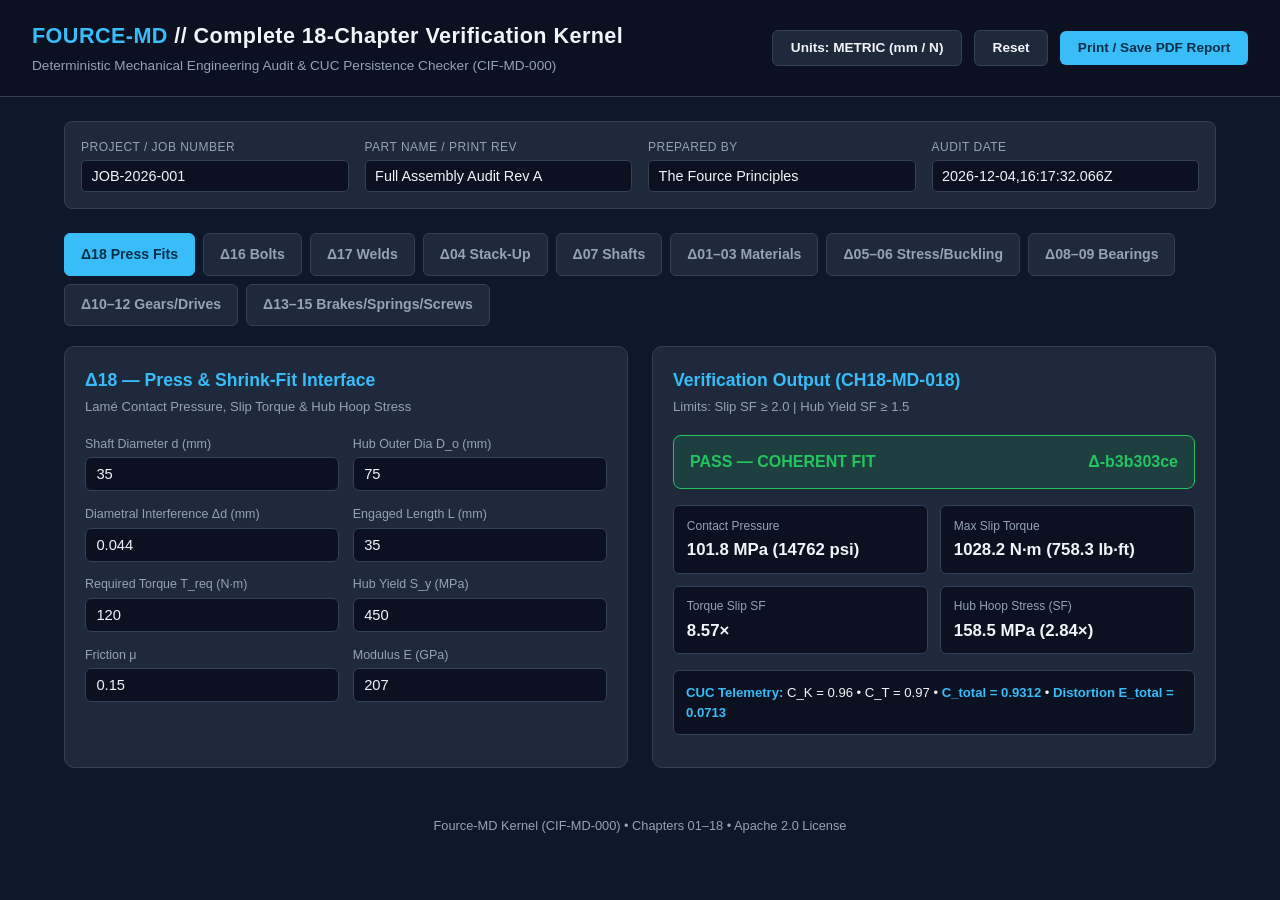
<file: docs/index.html>
<!DOCTYPE html>
<html lang="en">
<head>
  <meta charset="UTF-8" />
  <meta name="viewport" content="width=device-width, initial-scale=1.0" />
  <title>Fource-MD | Complete 18-Chapter Mechanical Verification Kernel (CIF-MD-000)</title>
  <link rel="stylesheet" href="style.css" />
</head>
<body>

<header>
  <div>
    <h1><span>FOURCE-MD</span> // Complete 18-Chapter Verification Kernel</h1>
    <p>Deterministic Mechanical Engineering Audit &amp; CUC Persistence Checker (CIF-MD-000)</p>
  </div>
  <div class="actions">
    <button class="secondary" id="unit_btn" onclick="toggleUnits()">Units: METRIC (mm / N)</button>
    <button class="secondary" onclick="location.reload()">Reset</button>
    <button onclick="window.print()">Print / Save PDF Report</button>
  </div>
</header>

<div class="container">
  <div class="meta-bar">
    <div><label>Project / Job Number</label><input type="text" id="job_id" value="JOB-2026-001" /></div>
    <div><label>Part Name / Print Rev</label><input type="text" id="part_name" value="Full Assembly Audit Rev A" /></div>
    <div><label>Prepared By</label><input type="text" id="engineer_name" value="The Fource Principles" /></div>
    <div><label>Audit Date</label><input type="text" id="audit_date" /></div>
  </div>

  <div class="tabs">
    <div class="tab active" onclick="switchTab('pressfit', this)">Δ18 Press Fits</div>
    <div class="tab" onclick="switchTab('bolts', this)">Δ16 Bolts</div>
    <div class="tab" onclick="switchTab('welds', this)">Δ17 Welds</div>
    <div class="tab" onclick="switchTab('stackup', this)">Δ04 Stack-Up</div>
    <div class="tab" onclick="switchTab('shaft', this)">Δ07 Shafts</div>
    <div class="tab" onclick="switchTab('foundations', this)">Δ01–03 Materials</div>
    <div class="tab" onclick="switchTab('stress', this)">Δ05–06 Stress/Buckling</div>
    <div class="tab" onclick="switchTab('bearings', this)">Δ08–09 Bearings</div>
    <div class="tab" onclick="switchTab('gears', this)">Δ10–12 Gears/Drives</div>
    <div class="tab" onclick="switchTab('actuators', this)">Δ13–15 Brakes/Springs/Screws</div>
  </div>

  <div id="panels-root"></div>
</div>

<footer>
  Fource-MD Kernel (CIF-MD-000) &bull; Chapters 01–18 &bull; Apache 2.0 License
</footer>

<script src="panels.js"></script>
<script src="panels_extra.js"></script>
<script src="app.js"></script>
<script src="app_extra.js"></script>
</body>
</html>
</file>
<file: docs/style.css>
:root {
  --bg: #0f172a;
  --surface: #1e293b;
  --surface-alt: #0b1120;
  --border: #334155;
  --text: #f1f5f9;
  --muted: #94a3b8;
  --accent: #38bdf8;
  --pass: #22c55e;
  --pass-bg: rgba(34, 197, 94, 0.14);
  --fail: #ef4444;
  --fail-bg: rgba(239, 68, 68, 0.14);
}
* { box-sizing: border-box; }
body {
  margin: 0;
  font-family: -apple-system, BlinkMacSystemFont, "Segoe UI", Roboto, sans-serif;
  background: var(--bg);
  color: var(--text);
  line-height: 1.5;
}
header {
  background: var(--surface-alt);
  border-bottom: 1px solid var(--border);
  padding: 1.25rem 2rem;
  display: flex;
  flex-wrap: wrap;
  justify-content: space-between;
  align-items: center;
  gap: 1rem;
}
header h1 { margin: 0; font-size: 1.35rem; letter-spacing: 0.02em; }
header h1 span { color: var(--accent); }
header p { margin: 0.2rem 0 0; font-size: 0.85rem; color: var(--muted); }
.actions { display: flex; gap: 0.75rem; align-items: center; }
button {
  background: var(--accent);
  color: #082f49;
  border: none;
  padding: 0.6rem 1.1rem;
  border-radius: 6px;
  font-weight: 700;
  font-size: 0.85rem;
  cursor: pointer;
}
button:hover { opacity: 0.9; }
button.secondary {
  background: var(--surface);
  color: var(--text);
  border: 1px solid var(--border);
}
.container { max-width: 1200px; margin: 0 auto; padding: 1.5rem; }
.meta-bar {
  display: grid;
  grid-template-columns: repeat(auto-fit, minmax(220px, 1fr));
  gap: 1rem;
  background: var(--surface);
  border: 1px solid var(--border);
  border-radius: 8px;
  padding: 1rem;
  margin-bottom: 1.5rem;
}
.meta-bar label {
  display: block;
  font-size: 0.75rem;
  color: var(--muted);
  margin-bottom: 0.25rem;
  text-transform: uppercase;
  letter-spacing: 0.04em;
}
.meta-bar input {
  width: 100%;
  background: var(--surface-alt);
  border: 1px solid var(--border);
  color: var(--text);
  padding: 0.45rem 0.6rem;
  border-radius: 5px;
  font-size: 0.9rem;
}
.tabs { display: flex; flex-wrap: wrap; gap: 0.5rem; margin-bottom: 1.25rem; }
.tab {
  background: var(--surface);
  color: var(--muted);
  border: 1px solid var(--border);
  padding: 0.6rem 1rem;
  border-radius: 6px;
  cursor: pointer;
  font-weight: 600;
  font-size: 0.88rem;
}
.tab.active {
  background: var(--accent);
  color: #082f49;
  border-color: var(--accent);
}
.panel { display: none; }
.panel.active { display: grid; grid-template-columns: 1fr 1fr; gap: 1.5rem; }
@media (max-width: 820px) { .panel.active { grid-template-columns: 1fr; } }
.card {
  background: var(--surface);
  border: 1px solid var(--border);
  border-radius: 10px;
  padding: 1.25rem;
}
.card h2 { margin: 0 0 0.25rem; font-size: 1.1rem; color: var(--accent); }
.card .sub { font-size: 0.82rem; color: var(--muted); margin-bottom: 1.1rem; }
.grid-2 { display: grid; grid-template-columns: 1fr 1fr; gap: 0.85rem; }
.field label { display: block; font-size: 0.78rem; color: var(--muted); margin-bottom: 0.25rem; }
.field input, .field select {
  width: 100%;
  background: var(--surface-alt);
  border: 1px solid var(--border);
  color: var(--text);
  padding: 0.5rem 0.65rem;
  border-radius: 6px;
  font-size: 0.92rem;
}
.status-banner {
  padding: 0.9rem 1rem;
  border-radius: 8px;
  margin-bottom: 1rem;
  display: flex;
  justify-content: space-between;
  align-items: center;
  font-weight: 700;
}
.status-pass { background: var(--pass-bg); border: 1px solid var(--pass); color: var(--pass); }
.status-fail { background: var(--fail-bg); border: 1px solid var(--fail); color: var(--fail); }
.metrics { display: grid; grid-template-columns: 1fr 1fr; gap: 0.75rem; margin-bottom: 1rem; }
.metric {
  background: var(--surface-alt);
  border: 1px solid var(--border);
  border-radius: 6px;
  padding: 0.65rem 0.8rem;
}
.metric .k { font-size: 0.75rem; color: var(--muted); }
.metric .v { font-size: 1.05rem; font-weight: 700; margin-top: 0.15rem; }
.cuc-bar {
  background: var(--surface-alt);
  border: 1px solid var(--border);
  border-radius: 6px;
  padding: 0.75rem;
  font-size: 0.82rem;
}
.cuc-bar strong { color: var(--accent); }
.violation-list { margin: 0.75rem 0 0; padding-left: 1.2rem; color: var(--fail); font-size: 0.85rem; }
footer { text-align: center; padding: 1.5rem; font-size: 0.8rem; color: var(--muted); }
@media print {
  body { background: #fff; color: #000; }
  header, .card, .meta-bar, .metric, .cuc-bar {
    background: #fff !important;
    color: #000 !important;
    border-color: #cbd5e1 !important;
  }
  .tabs, .actions, footer { display: none !important; }
  .panel.active { display: block; }
  .card { margin-bottom: 1rem; page-break-inside: avoid; }
}
</file>
